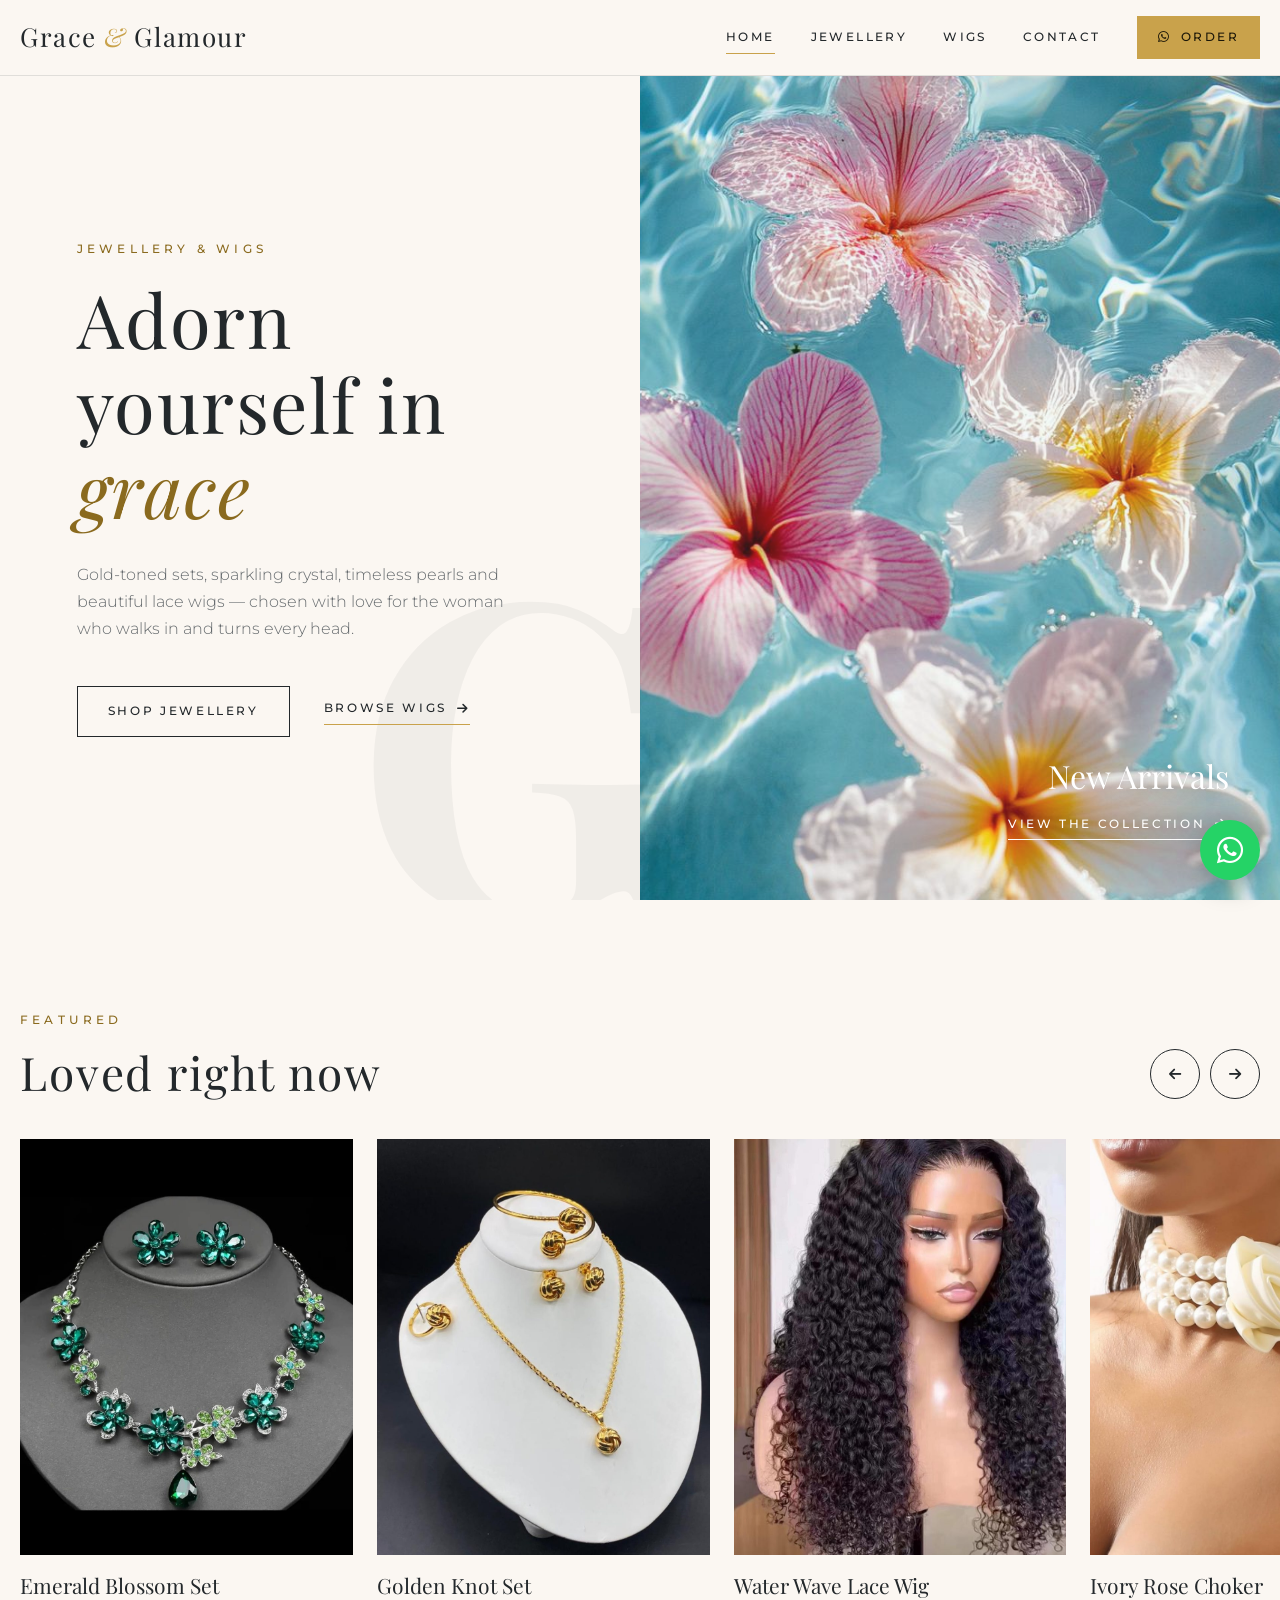
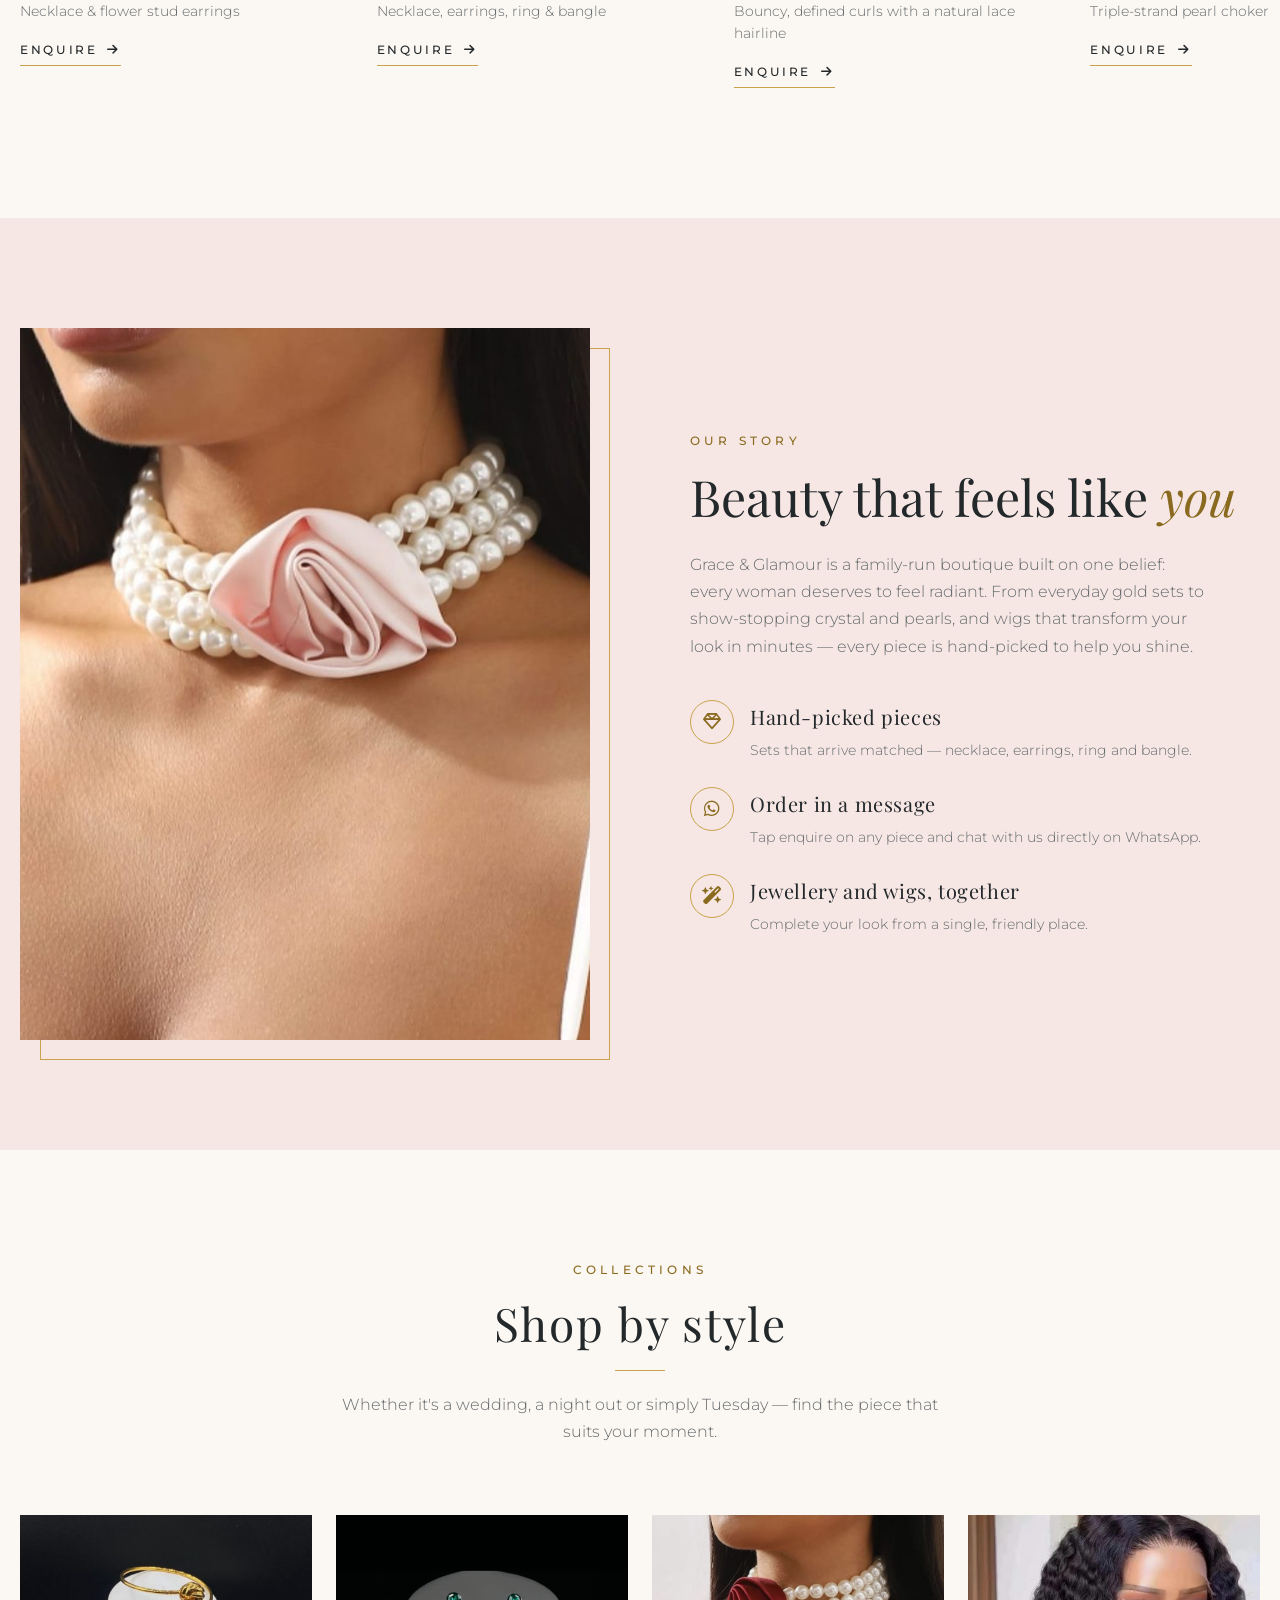
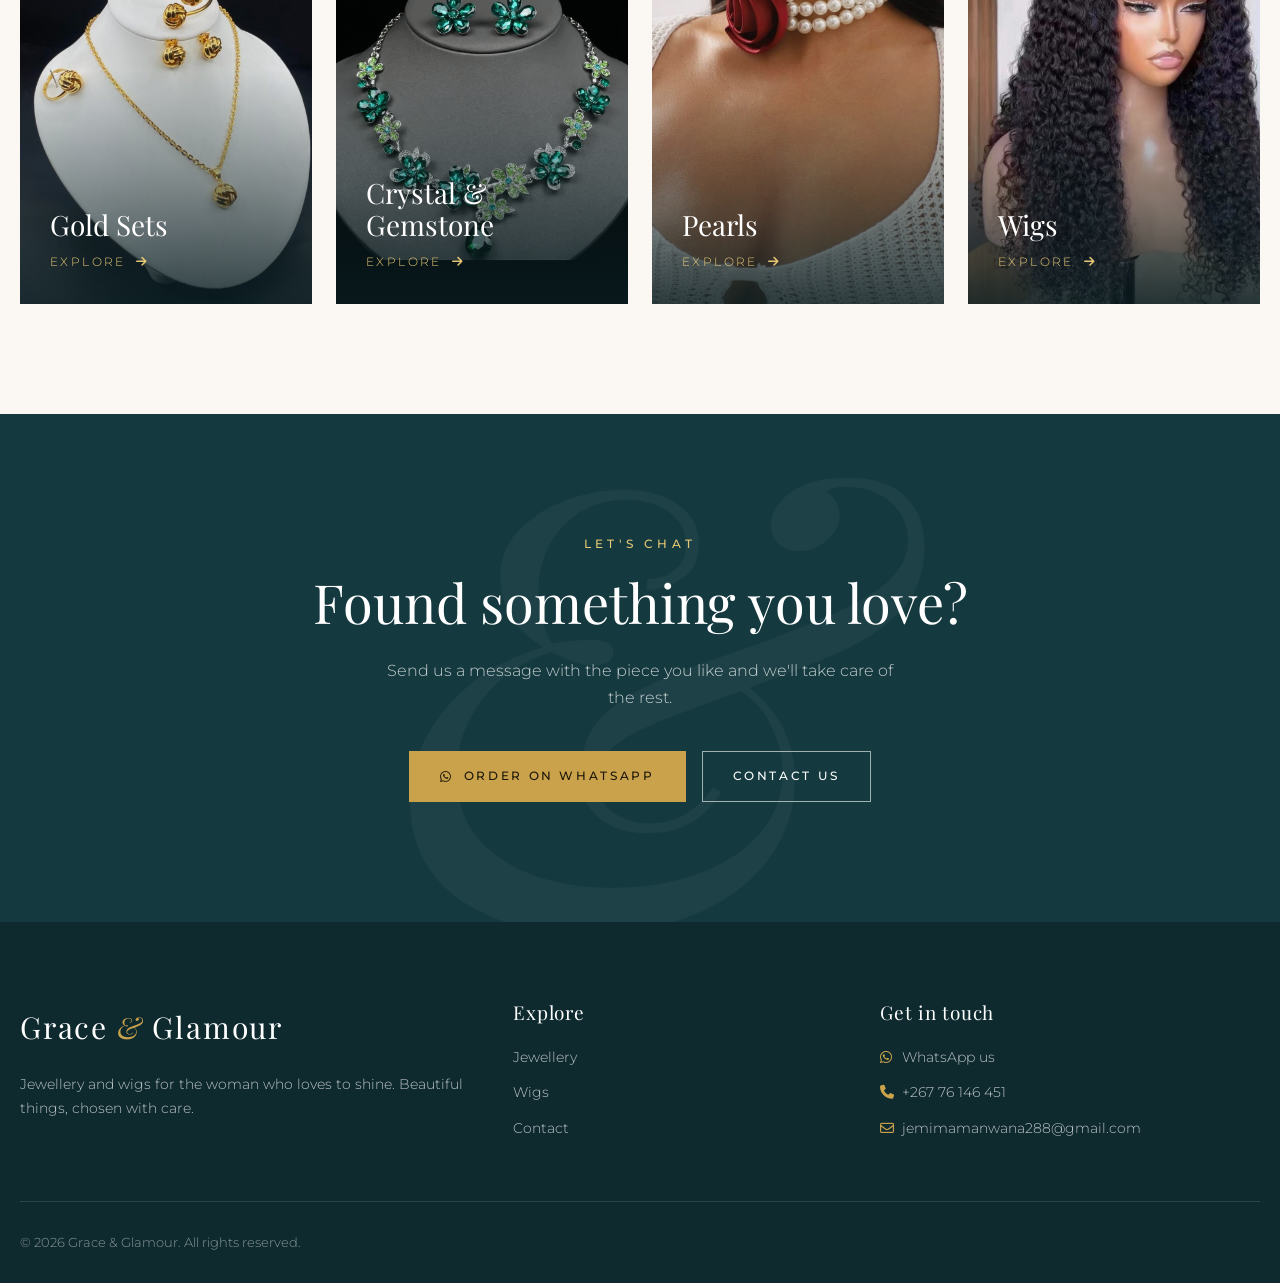
<file: index.html>
<!DOCTYPE html>
<html lang="en">
<head>
    <meta charset="UTF-8">
    <meta name="viewport" content="width=device-width, initial-scale=1.0">
    <title>Grace &amp; Glamour | Jewellery &amp; Wigs</title>
    <meta name="description" content="Grace & Glamour — beautiful gold jewellery sets, crystal statement pieces, pearl chokers and lace wigs. Order easily on WhatsApp.">
    <link rel="preconnect" href="https://fonts.googleapis.com">
    <link rel="preconnect" href="https://fonts.gstatic.com" crossorigin>
    <link href="https://fonts.googleapis.com/css2?family=Playfair+Display:ital,wght@0,400;0,500;0,700;1,400&family=Montserrat:wght@300;400;500&display=swap" rel="stylesheet">
    <link rel="stylesheet" href="https://cdnjs.cloudflare.com/ajax/libs/font-awesome/6.4.0/css/all.min.css">
    <link rel="stylesheet" href="style.css">
    <script>
        document.documentElement.classList.add('js');
        try { if (sessionStorage.getItem('gg-seen')) document.documentElement.classList.add('seen'); } catch (e) {}
    </script>
</head>
<body>
    <div class="preloader" aria-hidden="true">
        <div class="preloader-logo">Grace <span>&amp;</span> Glamour</div>
        <div class="preloader-bar"></div>
    </div>

    <header class="site-header">
        <div class="wrap">
            <a href="index.html" class="logo" aria-label="Grace &amp; Glamour home">Grace <span>&amp;</span> Glamour</a>
            <nav class="nav" aria-label="Main">
                <a href="index.html" aria-current="page">Home</a>
                <a href="jewellery.html">Jewellery</a>
                <a href="wigs.html">Wigs</a>
                <a href="contact.html">Contact</a>
                <a href="#" class="btn btn-gold" data-wa="Hi Grace & Glamour! I'd like to place an order."><i class="fa-brands fa-whatsapp"></i> Order</a>
            </nav>
            <button class="menu-btn" type="button" aria-expanded="false" aria-controls="overlay-nav">
                <span class="menu-lines" aria-hidden="true"><i></i><i></i></span>
                <span class="menu-label">Menu</span>
            </button>
        </div>
    </header>
    <nav class="overlay-nav" id="overlay-nav" aria-label="Mobile">
        <a href="index.html" aria-current="page">Home</a>
        <a href="jewellery.html">Jewellery</a>
        <a href="wigs.html">Wigs</a>
        <a href="contact.html">Contact</a>
        <a href="#" class="btn btn-gold" data-wa="Hi Grace & Glamour! I'd like to place an order."><i class="fa-brands fa-whatsapp"></i> Order on WhatsApp</a>
    </nav>

    <main>
        <section class="hero">
            <div class="hero-text">
                <span class="hero-letter" aria-hidden="true">G</span>
                <span class="eyebrow">Jewellery &amp; Wigs</span>
                <h1>Adorn yourself in <em>grace</em></h1>
                <p>Gold-toned sets, sparkling crystal, timeless pearls and beautiful lace wigs — chosen with love for the woman who walks in and turns every head.</p>
                <div class="hero-actions">
                    <a href="jewellery.html" class="btn">Shop Jewellery</a>
                    <a href="wigs.html" class="text-link">Browse Wigs <i class="fa-solid fa-arrow-right"></i></a>
                </div>
            </div>
            <div class="hero-media">
                <img src="flowersInWater.jpg" alt="Pink and cream frangipani flowers floating on turquoise water">
                <div class="hero-tag">
                    <h2>New Arrivals</h2>
                    <a href="jewellery.html" class="text-link">View the collection <i class="fa-solid fa-arrow-right"></i></a>
                </div>
            </div>
        </section>

        <section class="section">
            <div class="wrap rail-head reveal">
                <div>
                    <span class="eyebrow">Featured</span>
                    <h2>Loved right now</h2>
                </div>
                <div class="rail-arrows">
                    <button type="button" data-rail-prev aria-label="Previous pieces"><i class="fa-solid fa-arrow-left"></i></button>
                    <button type="button" data-rail-next aria-label="Next pieces"><i class="fa-solid fa-arrow-right"></i></button>
                </div>
            </div>
            <div class="rail reveal" data-rail="emerald-blossom-set,golden-knot-set,water-wave-lace-wig,ivory-rose-choker,emerald-drop-set,silky-straight-lace-wig,sparkle-oval-set"></div>
        </section>

        <section class="section story">
            <div class="wrap story-grid">
                <div class="story-img reveal">
                    <img src="images/jewellery/blush-rose-choker.jpg" alt="Woman wearing a triple-strand pearl choker with a blush satin rose" loading="lazy">
                </div>
                <div class="reveal">
                    <span class="eyebrow">Our Story</span>
                    <h2>Beauty that feels like <em>you</em></h2>
                    <p>Grace &amp; Glamour is a family-run boutique built on one belief: every woman deserves to feel radiant. From everyday gold sets to show-stopping crystal and pearls, and wigs that transform your look in minutes — every piece is hand-picked to help you shine.</p>
                    <ul class="points">
                        <li><i class="fa-regular fa-gem"></i><div><strong>Hand-picked pieces</strong><span>Sets that arrive matched — necklace, earrings, ring and bangle.</span></div></li>
                        <li><i class="fa-brands fa-whatsapp"></i><div><strong>Order in a message</strong><span>Tap enquire on any piece and chat with us directly on WhatsApp.</span></div></li>
                        <li><i class="fa-solid fa-wand-magic-sparkles"></i><div><strong>Jewellery and wigs, together</strong><span>Complete your look from a single, friendly place.</span></div></li>
                    </ul>
                </div>
            </div>
        </section>

        <section class="section">
            <div class="wrap">
                <div class="section-head reveal">
                    <span class="eyebrow">Collections</span>
                    <h2>Shop by style</h2>
                    <p>Whether it's a wedding, a night out or simply Tuesday — find the piece that suits your moment.</p>
                </div>
                <div class="tiles">
                    <a class="tile reveal" href="jewellery.html#gold">
                        <img src="images/jewellery/golden-knot-set.jpg" alt="" loading="lazy">
                        <div class="tile-info"><h3>Gold Sets</h3><span>Explore <i class="fa-solid fa-arrow-right"></i></span></div>
                    </a>
                    <a class="tile reveal" href="jewellery.html#crystal">
                        <img src="images/jewellery/emerald-blossom-set.jpg" alt="" loading="lazy">
                        <div class="tile-info"><h3>Crystal &amp; Gemstone</h3><span>Explore <i class="fa-solid fa-arrow-right"></i></span></div>
                    </a>
                    <a class="tile reveal" href="jewellery.html#pearl">
                        <img src="images/jewellery/burgundy-rose-choker.jpg" alt="" loading="lazy">
                        <div class="tile-info"><h3>Pearls</h3><span>Explore <i class="fa-solid fa-arrow-right"></i></span></div>
                    </a>
                    <a class="tile reveal" href="wigs.html">
                        <img src="images/wigs/water-wave-lace-wig.jpg" alt="" loading="lazy">
                        <div class="tile-info"><h3>Wigs</h3><span>Explore <i class="fa-solid fa-arrow-right"></i></span></div>
                    </a>
                </div>
            </div>
        </section>

        <section class="cta">
            <div class="wrap reveal">
                <span class="eyebrow">Let's Chat</span>
                <h2>Found something you love?</h2>
                <p>Send us a message with the piece you like and we'll take care of the rest.</p>
                <div class="cta-actions">
                    <a href="#" class="btn btn-gold" data-wa="Hi Grace & Glamour! I'd like to place an order."><i class="fa-brands fa-whatsapp"></i> Order on WhatsApp</a>
                    <a href="contact.html" class="btn btn-light">Contact Us</a>
                </div>
            </div>
        </section>
    </main>

    <footer class="site-footer">
        <div class="wrap">
            <div class="footer-grid">
                <div>
                    <a href="index.html" class="logo">Grace <span>&amp;</span> Glamour</a>
                    <p>Jewellery and wigs for the woman who loves to shine. Beautiful things, chosen with care.</p>
                </div>
                <div>
                    <h3>Explore</h3>
                    <ul>
                        <li><a href="jewellery.html">Jewellery</a></li>
                        <li><a href="wigs.html">Wigs</a></li>
                        <li><a href="contact.html">Contact</a></li>
                    </ul>
                </div>
                <div>
                    <h3>Get in touch</h3>
                    <address>
                        <span><i class="fa-brands fa-whatsapp"></i><a href="#" data-wa="Hi Grace & Glamour!">WhatsApp us</a></span>
                        <span><i class="fa-solid fa-phone"></i><a href="tel:+26776146451">+267 76 146 451</a></span>
                        <span><i class="fa-regular fa-envelope"></i><a href="mailto:jemimamanwana288@gmail.com">jemimamanwana288@gmail.com</a></span>
                    </address>
                </div>
            </div>
            <div class="footer-bottom">
                <span>© <span data-year>2026</span> Grace &amp; Glamour. All rights reserved.</span>
            </div>
        </div>
    </footer>

    <a class="wa-float" href="#" data-wa="Hi Grace & Glamour! I'd like to place an order." aria-label="Chat on WhatsApp"><i class="fa-brands fa-whatsapp"></i></a>

    <script src="products.js"></script>
    <script src="main.js"></script>
</body>
</html>
</file>
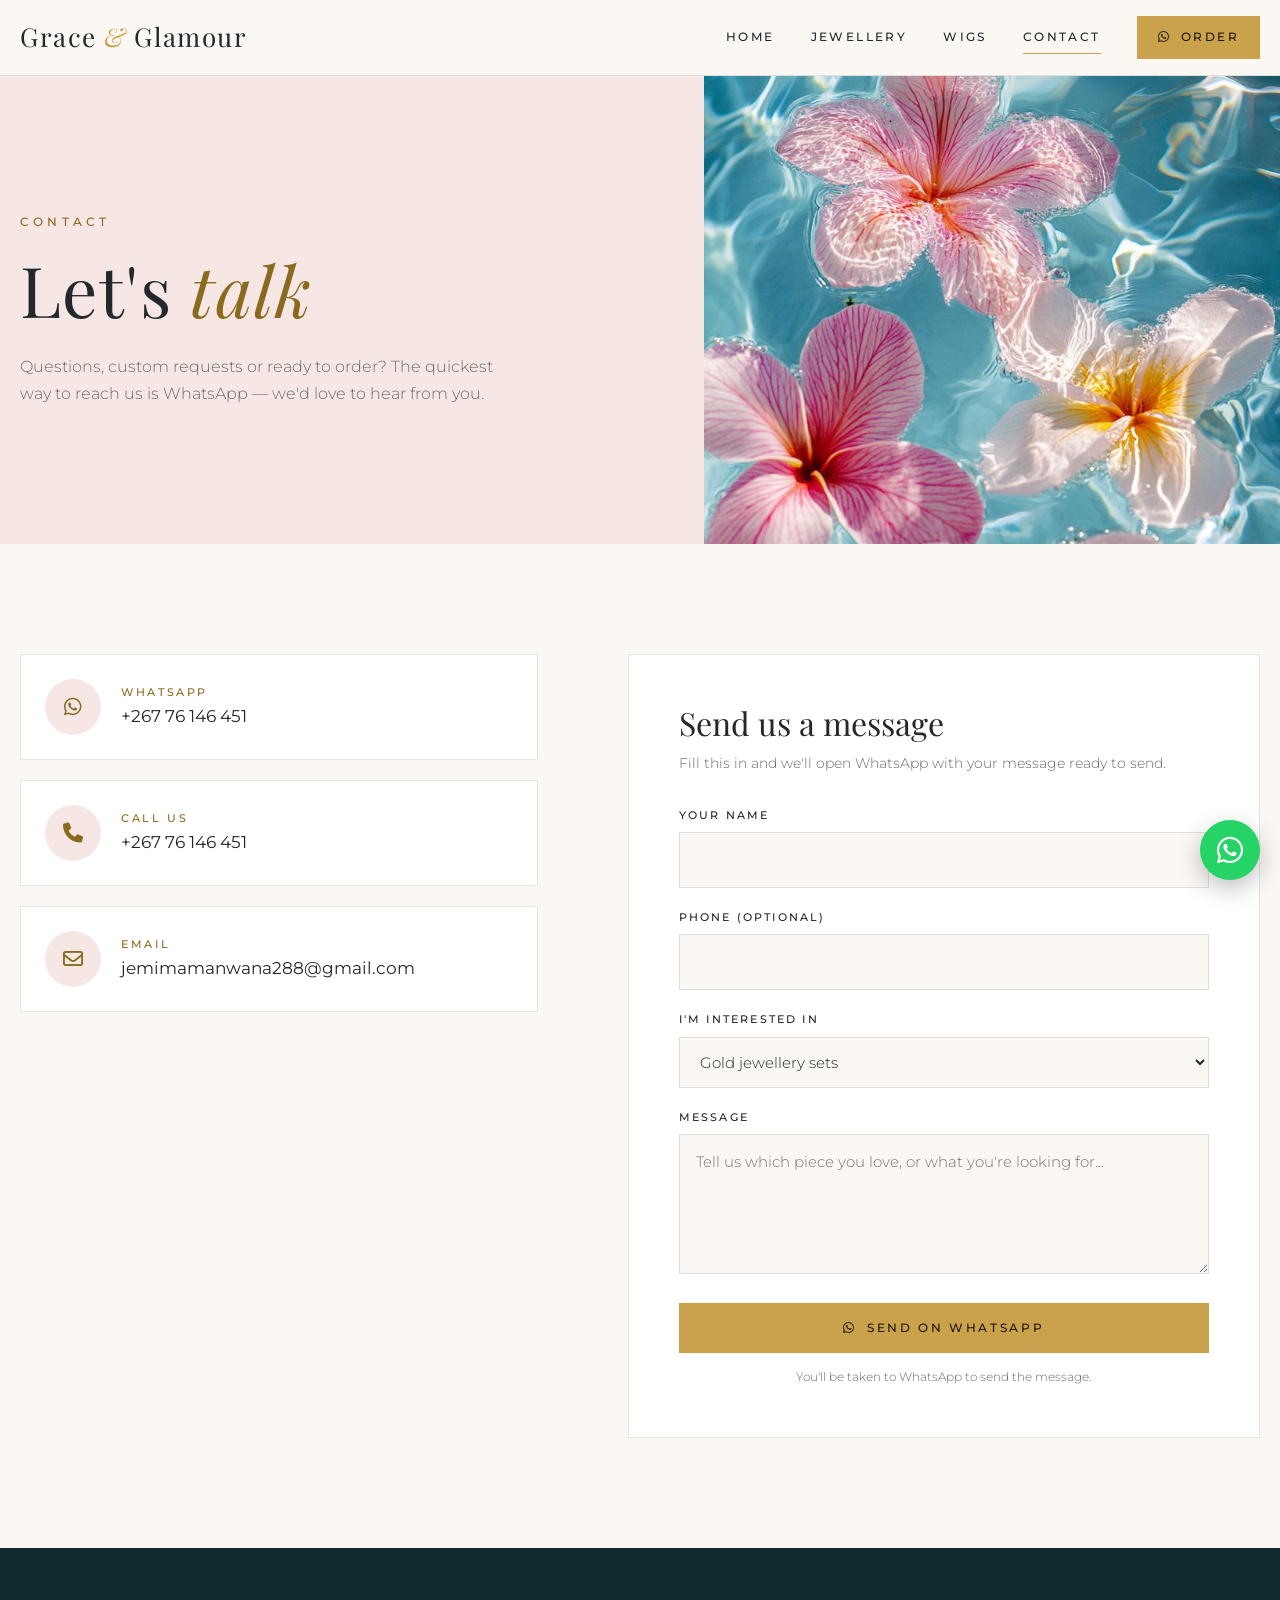
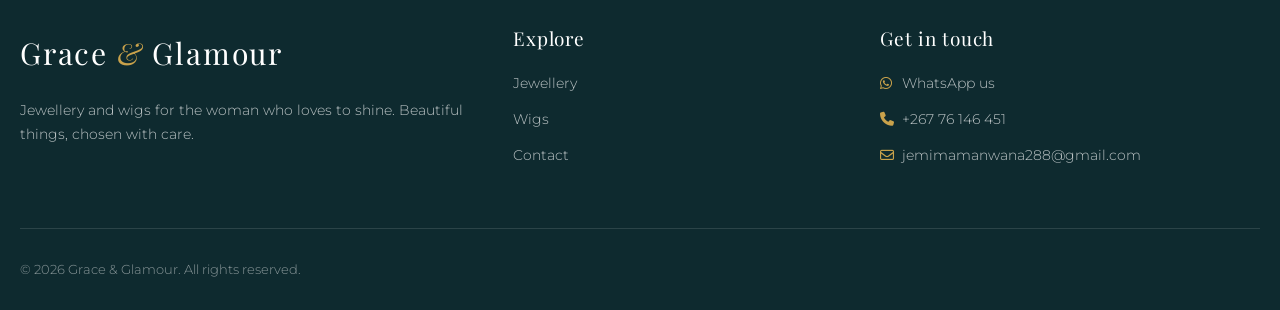
<file: contact.html>
<!DOCTYPE html>
<html lang="en">
<head>
    <meta charset="UTF-8">
    <meta name="viewport" content="width=device-width, initial-scale=1.0">
    <title>Contact | Grace &amp; Glamour</title>
    <meta name="description" content="Contact Grace &amp; Glamour on WhatsApp, phone or email.">
    <link rel="preconnect" href="https://fonts.googleapis.com">
    <link rel="preconnect" href="https://fonts.gstatic.com" crossorigin>
    <link href="https://fonts.googleapis.com/css2?family=Playfair+Display:ital,wght@0,400;0,500;0,700;1,400&family=Montserrat:wght@300;400;500&display=swap" rel="stylesheet">
    <link rel="stylesheet" href="https://cdnjs.cloudflare.com/ajax/libs/font-awesome/6.4.0/css/all.min.css">
    <link rel="stylesheet" href="style.css">
    <script>
        document.documentElement.classList.add('js');
    </script>
</head>
<body>
    <header class="site-header">
        <div class="wrap">
            <a href="index.html" class="logo" aria-label="Grace &amp; Glamour home">Grace <span>&amp;</span> Glamour</a>
            <nav class="nav" aria-label="Main">
                <a href="index.html">Home</a>
                <a href="jewellery.html">Jewellery</a>
                <a href="wigs.html">Wigs</a>
                <a href="contact.html" aria-current="page">Contact</a>
                <a href="#" class="btn btn-gold" data-wa="Hi Grace & Glamour! I'd like to place an order."><i class="fa-brands fa-whatsapp"></i> Order</a>
            </nav>
            <button class="menu-btn" type="button" aria-expanded="false" aria-controls="overlay-nav">
                <span class="menu-lines" aria-hidden="true"><i></i><i></i></span>
                <span class="menu-label">Menu</span>
            </button>
        </div>
    </header>
    <nav class="overlay-nav" id="overlay-nav" aria-label="Mobile">
        <a href="index.html">Home</a>
        <a href="jewellery.html">Jewellery</a>
        <a href="wigs.html">Wigs</a>
        <a href="contact.html" aria-current="page">Contact</a>
        <a href="#" class="btn btn-gold" data-wa="Hi Grace & Glamour! I'd like to place an order."><i class="fa-brands fa-whatsapp"></i> Order on WhatsApp</a>
    </nav>

    <main>
        <section class="page-hero">
            <div class="page-hero-grid">
                <div class="page-hero-text">
                    <span class="eyebrow">Contact</span>
                    <h1>Let's <em>talk</em></h1>
                    <p>Questions, custom requests or ready to order? The quickest way to reach us is WhatsApp &mdash; we'd love to hear from you.</p>
                </div>
                <div class="page-hero-img"><img src="flowersInWater.jpg" alt="Frangipani flowers floating on turquoise water"></div>
            </div>
        </section>

        <section class="section">
            <div class="wrap contact-grid">
                <div class="contact-cards reveal">
                    <a class="contact-card" href="#" data-wa="Hi Grace & Glamour! I'd like to place an order.">
                        <i class="fa-brands fa-whatsapp"></i><div><small>WhatsApp</small><strong>+267 76 146 451</strong></div>
                    </a>
                    <a class="contact-card" href="tel:+26776146451">
                        <i class="fa-solid fa-phone"></i><div><small>Call us</small><strong>+267 76 146 451</strong></div>
                    </a>
                    <a class="contact-card" href="mailto:jemimamanwana288@gmail.com">
                        <i class="fa-regular fa-envelope"></i><div><small>Email</small><strong>jemimamanwana288@gmail.com</strong></div>
                    </a>
                </div>
                <form class="form reveal" data-wa-form>
                    <h2>Send us a message</h2>
                    <p>Fill this in and we'll open WhatsApp with your message ready to send.</p>
                    <div class="field"><label for="name">Your name</label><input id="name" name="name" type="text" required autocomplete="name"></div>
                    <div class="field"><label for="phone">Phone (optional)</label><input id="phone" name="phone" type="tel" autocomplete="tel"></div>
                    <div class="field">
                        <label for="interest">I'm interested in</label>
                        <select id="interest" name="interest" required>
                            <option value="Gold jewellery sets">Gold jewellery sets</option>
                            <option value="Crystal &amp; gemstone jewellery">Crystal &amp; gemstone jewellery</option>
                            <option value="Pearl jewellery">Pearl jewellery</option>
                            <option value="Wigs">Wigs</option>
                            <option value="Something else">Something else</option>
                        </select>
                    </div>
                    <div class="field"><label for="message">Message</label><textarea id="message" name="message" placeholder="Tell us which piece you love, or what you're looking for..."></textarea></div>
                    <button class="btn btn-gold" type="submit"><i class="fa-brands fa-whatsapp"></i> Send on WhatsApp</button>
                    <small>You'll be taken to WhatsApp to send the message.</small>
                </form>
            </div>
        </section>
    </main>

    <footer class="site-footer">
        <div class="wrap">
            <div class="footer-grid">
                <div>
                    <a href="index.html" class="logo">Grace <span>&amp;</span> Glamour</a>
                    <p>Jewellery and wigs for the woman who loves to shine. Beautiful things, chosen with care.</p>
                </div>
                <div>
                    <h3>Explore</h3>
                    <ul>
                        <li><a href="jewellery.html">Jewellery</a></li>
                        <li><a href="wigs.html">Wigs</a></li>
                        <li><a href="contact.html">Contact</a></li>
                    </ul>
                </div>
                <div>
                    <h3>Get in touch</h3>
                    <address>
                        <span><i class="fa-brands fa-whatsapp"></i><a href="#" data-wa="Hi Grace & Glamour!">WhatsApp us</a></span>
                        <span><i class="fa-solid fa-phone"></i><a href="tel:+26776146451">+267 76 146 451</a></span>
                        <span><i class="fa-regular fa-envelope"></i><a href="mailto:jemimamanwana288@gmail.com">jemimamanwana288@gmail.com</a></span>
                    </address>
                </div>
            </div>
            <div class="footer-bottom">
                <span>© <span data-year>2026</span> Grace &amp; Glamour. All rights reserved.</span>
            </div>
        </div>
    </footer>

    <a class="wa-float" href="#" data-wa="Hi Grace & Glamour! I'd like to place an order." aria-label="Chat on WhatsApp"><i class="fa-brands fa-whatsapp"></i></a>

    <script src="products.js"></script>
    <script src="main.js"></script>
</body>
</html>
</file>
<file: style.css>
/* Grace & Glamour — shared styles */
:root {
    --gold: #C9A24B;
    --gold-deep: #8A6A1E;
    --gold-light: #E6C875;
    --cream: #FBF7F2;
    --blush: #F6E7E4;
    --ink: #23282B;
    --muted: #666B6E;
    --line: rgba(35, 40, 43, 0.12);
    --teal: #14393F;
    --teal-soft: #1E5058;
    --header-h: 76px;
    --ease: cubic-bezier(0.25, 0.46, 0.45, 0.94);
    --serif: 'Playfair Display', Georgia, serif;
    --sans: 'Montserrat', system-ui, sans-serif;
}

*, *::before, *::after { margin: 0; padding: 0; box-sizing: border-box; }

html { scroll-behavior: smooth; scroll-padding-top: calc(var(--header-h) + 16px); }

body {
    font-family: var(--sans);
    font-size: 1.6rem;
    line-height: 1.7;
    font-weight: 300;
    color: var(--ink);
    background: var(--cream);
    overflow-x: hidden;
}
html { font-size: 62.5%; }
body.locked { overflow: hidden; }

img { display: block; max-width: 100%; }
a { color: inherit; text-decoration: none; }
button { font: inherit; color: inherit; cursor: pointer; }
:focus-visible { outline: 2px solid var(--gold-deep); outline-offset: 3px; }

.wrap { width: min(1240px, 100% - 4rem); margin-inline: auto; }
.gold { color: var(--gold); }
.eyebrow {
    display: block;
    font-size: 1.2rem;
    font-weight: 500;
    letter-spacing: 0.35em;
    text-transform: uppercase;
    color: var(--gold-deep);
    margin-bottom: 1.6rem;
}
h1, h2, h3 { font-family: var(--serif); font-weight: 400; line-height: 1.15; }
.section { padding: clamp(6rem, 10vw, 11rem) 0; }
.section-head { text-align: center; max-width: 62rem; margin: 0 auto clamp(4rem, 6vw, 7rem); }
.section-head h2 { font-size: clamp(3.2rem, 4.4vw, 4.6rem); letter-spacing: 0.04em; }
.section-head h2::after { content: ''; display: block; width: 5rem; height: 1px; background: var(--gold); margin: 2rem auto 0; }
.section-head p { margin-top: 2rem; color: var(--muted); }

/* Buttons & text links */
.btn {
    display: inline-flex; align-items: center; gap: 1rem;
    padding: 1.4rem 3rem;
    font-size: 1.2rem; font-weight: 500; letter-spacing: 0.22em; text-transform: uppercase;
    border: 1px solid var(--ink); background: transparent; color: var(--ink);
    transition: background 0.3s var(--ease), color 0.3s var(--ease), border-color 0.3s var(--ease);
}
.btn:hover { background: var(--ink); color: var(--cream); }
.btn-gold { background: var(--gold); border-color: var(--gold); color: #1b1608; }
.btn-gold:hover { background: var(--gold-light); border-color: var(--gold-light); color: #1b1608; }
.btn-light { border-color: rgba(255,255,255,0.6); color: #fff; }
.btn-light:hover { background: #fff; color: var(--teal); }
.btn-sm { padding: 1rem 1.8rem; letter-spacing: 0.18em; }

.text-link {
    display: inline-flex; align-items: center; gap: 1rem;
    font-size: 1.2rem; font-weight: 500; letter-spacing: 0.22em; text-transform: uppercase;
    padding-bottom: 0.5rem; border-bottom: 1px solid var(--gold);
    transition: color 0.3s, gap 0.3s var(--ease);
}
.text-link:hover { color: var(--gold-deep); gap: 1.6rem; }

/* Preloader (home only, first visit per session; hides itself with CSS alone) */
.preloader {
    position: fixed; inset: 0; z-index: 9999;
    display: flex; flex-direction: column; align-items: center; justify-content: center; gap: 3rem;
    background: var(--cream);
    animation: preHide 0.6s ease 1.7s forwards;
}
.seen .preloader { display: none; }
.preloader-logo { font-family: var(--serif); font-size: clamp(3.6rem, 8vw, 6.4rem); letter-spacing: 0.08em; opacity: 0; animation: fadeUp 0.9s ease 0.2s forwards; }
.preloader-logo span { color: var(--gold); }
.preloader-bar { width: min(260px, 60vw); height: 2px; background: var(--line); position: relative; overflow: hidden; }
.preloader-bar::after { content: ''; position: absolute; inset: 0; width: 0; background: var(--gold); animation: load 1.5s cubic-bezier(0.65, 0, 0.35, 1) forwards; }
@keyframes load { to { width: 100%; } }
@keyframes preHide { to { opacity: 0; visibility: hidden; } }
@keyframes fadeUp { from { opacity: 0; transform: translateY(16px); } to { opacity: 1; transform: none; } }

/* Header */
.site-header {
    position: sticky; top: 0; z-index: 300;
    height: var(--header-h);
    background: rgba(251, 247, 242, 0.94);
    backdrop-filter: blur(10px);
    border-bottom: 1px solid var(--line);
    transition: box-shadow 0.3s;
}
.site-header.scrolled { box-shadow: 0 6px 24px rgba(0,0,0,0.06); }
.site-header .wrap { height: 100%; display: flex; align-items: center; justify-content: space-between; gap: 2rem; }
.logo { font-family: var(--serif); font-size: 2.6rem; letter-spacing: 0.06em; white-space: nowrap; }
.logo span { color: var(--gold); font-style: italic; }
.nav { display: none; align-items: center; gap: 3.6rem; }
.nav a { font-size: 1.2rem; font-weight: 500; letter-spacing: 0.2em; text-transform: uppercase; position: relative; padding: 0.6rem 0; }
.nav a:not(.btn)::after { content: ''; position: absolute; left: 0; bottom: 0; width: 0; height: 1px; background: var(--gold); transition: width 0.3s var(--ease); }
.nav a:not(.btn):hover::after, .nav a[aria-current="page"]::after { width: 100%; }
.nav .btn { padding: 1rem 2rem; }

.menu-btn { display: inline-flex; align-items: center; gap: 1.2rem; background: none; border: 0; padding: 1rem 0; font-size: 1.2rem; font-weight: 500; letter-spacing: 0.2em; text-transform: uppercase; }
.menu-lines { width: 26px; height: 10px; position: relative; }
.menu-lines i { position: absolute; left: 0; width: 100%; height: 1px; background: var(--ink); transition: transform 0.3s var(--ease), top 0.3s var(--ease); }
.menu-lines i:nth-child(1) { top: 0; }
.menu-lines i:nth-child(2) { top: 9px; }
.menu-open .menu-lines i:nth-child(1) { top: 4px; transform: rotate(45deg); }
.menu-open .menu-lines i:nth-child(2) { top: 4px; transform: rotate(-45deg); }

.overlay-nav {
    position: fixed; inset: var(--header-h) 0 0 0; z-index: 250;
    display: flex; flex-direction: column; align-items: center; justify-content: center; gap: 0.6rem;
    background: var(--cream);
    opacity: 0; visibility: hidden; transition: opacity 0.4s var(--ease), visibility 0.4s;
}
.menu-open .overlay-nav { opacity: 1; visibility: visible; }
.overlay-nav a { font-family: var(--serif); font-size: clamp(3.6rem, 9vw, 5.6rem); padding: 0.8rem 2rem; transition: color 0.3s, transform 0.5s var(--ease), opacity 0.5s; opacity: 0; transform: translateY(16px); }
.menu-open .overlay-nav a { opacity: 1; transform: none; }
.menu-open .overlay-nav a:nth-child(2) { transition-delay: 0.06s; }
.menu-open .overlay-nav a:nth-child(3) { transition-delay: 0.12s; }
.menu-open .overlay-nav a:nth-child(4) { transition-delay: 0.18s; }
.overlay-nav a:hover, .overlay-nav a[aria-current="page"] { color: var(--gold-deep); }
.overlay-nav .btn { font-family: var(--sans); font-size: 1.3rem; margin-top: 2.4rem; }

@media (min-width: 960px) {
    .nav { display: flex; }
    .menu-btn, .overlay-nav { display: none; }
}

/* Home hero */
.hero {
    display: grid; grid-template-columns: 1fr 1fr;
    min-height: clamp(560px, calc(100svh - var(--header-h)), 980px);
    overflow: hidden;
}
.hero-text {
    position: relative; display: flex; flex-direction: column; justify-content: center;
    padding: clamp(4rem, 8vw, 12rem) clamp(2rem, 6vw, 10rem);
}
.hero-text > * { position: relative; z-index: 2; }
.hero-letter {
    position: absolute !important; z-index: 1 !important;
    font-family: var(--serif); font-weight: 700; line-height: 0.8;
    font-size: clamp(22rem, 34vw, 44rem); color: var(--ink); opacity: 0.045;
    right: -0.08em; bottom: -0.02em; pointer-events: none; user-select: none;
}
.hero h1 { font-size: clamp(4.4rem, 6vw, 7.4rem); letter-spacing: 0.02em; margin-bottom: 3rem; }
.hero h1 em { font-style: italic; color: var(--gold-deep); }
.hero p { max-width: 46rem; color: var(--muted); margin-bottom: 4.4rem; }
.hero-actions { display: flex; flex-wrap: wrap; align-items: center; gap: 2.4rem 3.4rem; }

.hero-media { position: relative; overflow: hidden; background: #8fd0d6; }
.hero-media img { position: absolute; inset: 0; width: 100%; height: 100%; object-fit: cover; object-position: center; opacity: 0.9; transform: scale(1.04); animation: drift 14s ease-in-out infinite alternate; }
@keyframes drift { to { transform: scale(1.12) translate(-1.5%, -1%); } }
.hero-tag {
    position: absolute; z-index: 3; right: clamp(2rem, 4vw, 6rem); bottom: clamp(2.4rem, 5vw, 6rem);
    text-align: right; color: #fff; text-shadow: 0 2px 18px rgba(0,0,0,0.35);
}
.hero-tag h2 { font-size: clamp(2.4rem, 2.6vw, 3.2rem); margin-bottom: 1.4rem; }
.hero-tag .text-link { border-color: #fff; }
.hero-tag .text-link:hover { color: #fff; }

@media (max-width: 900px) {
    .hero { grid-template-columns: 1fr; }
    .hero-media { order: -1; height: 46svh; min-height: 300px; }
        .hero-text { padding-block: 5rem 6rem; }
    .hero-letter { font-size: 26rem; }
}

/* Featured rail */
.rail-head { display: flex; align-items: flex-end; justify-content: space-between; gap: 2rem; margin-bottom: 4rem; }
.rail-head h2 { font-size: clamp(3.2rem, 4.4vw, 4.6rem); letter-spacing: 0.04em; }
.rail-arrows { display: flex; gap: 1rem; }
.rail-arrows button { width: 5rem; height: 5rem; border-radius: 50%; border: 1px solid var(--ink); background: transparent; display: grid; place-items: center; font-size: 1.4rem; transition: background 0.3s, color 0.3s; }
.rail-arrows button:hover { background: var(--ink); color: var(--cream); }
.rail {
    display: flex; gap: 2.4rem; overflow-x: auto; scroll-snap-type: x mandatory;
    padding: 0 max(2rem, calc((100vw - 1240px) / 2)) 2rem; scrollbar-width: none;
    scroll-padding-inline: max(2rem, calc((100vw - 1240px) / 2));
}
.rail::-webkit-scrollbar { display: none; }
.card { flex: 0 0 clamp(240px, 26vw, 340px); scroll-snap-align: start; }
.card-img { aspect-ratio: 4 / 5; overflow: hidden; background: var(--blush); position: relative; }
.card-img img { width: 100%; height: 100%; object-fit: cover; transition: transform 0.9s var(--ease); }
.card:hover .card-img img { transform: scale(1.05); }
.card h3 { font-size: 2.1rem; margin: 1.8rem 0 0.4rem; }
.card p { font-size: 1.35rem; color: var(--muted); margin-bottom: 1.2rem; line-height: 1.6; }

/* Story */
.story { background: var(--blush); }
.story-grid { display: grid; grid-template-columns: 1fr 1fr; gap: clamp(4rem, 8vw, 10rem); align-items: center; }
.story-img { position: relative; isolation: isolate; }
.story-img img { width: 100%; aspect-ratio: 4 / 5; object-fit: cover; }
.story-img::after { content: ''; position: absolute; inset: 2rem -2rem -2rem 2rem; border: 1px solid var(--gold); z-index: -1; }
.story h2 { font-size: clamp(3.4rem, 4.6vw, 5rem); margin-bottom: 2.6rem; }
.story h2 em { color: var(--gold-deep); }
.story p { color: var(--muted); max-width: 52rem; }
.points { list-style: none; margin-top: 4rem; display: grid; gap: 2.4rem; }
.points li { display: grid; grid-template-columns: 4.4rem 1fr; gap: 1.6rem; align-items: start; }
.points i { font-size: 1.8rem; color: var(--gold-deep); width: 4.4rem; height: 4.4rem; display: grid; place-items: center; border: 1px solid var(--gold); border-radius: 50%; }
.points strong { display: block; font-family: var(--serif); font-weight: 400; font-size: 2rem; letter-spacing: 0.03em; margin-bottom: 0.2rem; }
.points span { font-size: 1.4rem; color: var(--muted); }
@media (max-width: 900px) { .story-grid { grid-template-columns: 1fr; } .story-img::after { inset: 1.4rem -1rem -1.4rem 1rem; } }

/* Collection tiles */
.tiles { display: grid; grid-template-columns: repeat(auto-fit, minmax(240px, 1fr)); gap: 2.4rem; }
.tile { position: relative; aspect-ratio: 3 / 4; overflow: hidden; display: block; color: #fff; background: var(--teal); }
.tile img { position: absolute; inset: 0; width: 100%; height: 100%; object-fit: cover; transition: transform 1s var(--ease); }
.tile::after { content: ''; position: absolute; inset: 0; background: linear-gradient(to top, rgba(10, 30, 34, 0.82) 0%, rgba(10, 30, 34, 0.05) 60%); }
.tile:hover img { transform: scale(1.06); }
.tile-info { position: absolute; z-index: 2; left: 0; right: 0; bottom: 0; padding: 3rem; }
.tile-info h3 { font-size: 2.8rem; margin-bottom: 0.6rem; }
.tile-info span { font-size: 1.2rem; letter-spacing: 0.2em; text-transform: uppercase; display: inline-flex; gap: 1rem; align-items: center; color: var(--gold-light); transition: gap 0.3s var(--ease); }
.tile:hover .tile-info span { gap: 1.6rem; }

/* CTA band */
.cta { background: var(--teal); color: #fff; text-align: center; padding: clamp(7rem, 11vw, 12rem) 0; position: relative; overflow: hidden; }
.cta::before { content: '&'; position: absolute; left: 50%; top: 50%; transform: translate(-50%, -50%); font-family: var(--serif); font-style: italic; font-size: clamp(30rem, 50vw, 62rem); line-height: 1; color: rgba(255,255,255,0.04); pointer-events: none; }
.cta .wrap { position: relative; }
.cta .eyebrow { color: var(--gold-light); }
.cta h2 { font-size: clamp(3.4rem, 5vw, 5.4rem); margin-bottom: 2.4rem; }
.cta p { color: rgba(255,255,255,0.75); max-width: 52rem; margin: 0 auto 4rem; }
.cta-actions { display: flex; flex-wrap: wrap; gap: 1.6rem; justify-content: center; }

/* Footer */
.site-footer { background: #0E2A2F; color: rgba(255,255,255,0.72); padding: 8rem 0 3rem; font-size: 1.4rem; }
.footer-grid { display: grid; grid-template-columns: 1.4fr 1fr 1.2fr; gap: 5rem; padding-bottom: 6rem; border-bottom: 1px solid rgba(255,255,255,0.12); }
.site-footer .logo { color: #fff; font-size: 3rem; display: inline-block; margin-bottom: 2rem; }
.site-footer h3 { font-size: 1.9rem; color: #fff; margin-bottom: 2.2rem; letter-spacing: 0.04em; }
.site-footer ul { list-style: none; display: grid; gap: 1.2rem; }
.site-footer a { transition: color 0.3s; }
.site-footer a:hover { color: var(--gold-light); }
.site-footer address { font-style: normal; display: grid; gap: 1.2rem; }
.site-footer address i { color: var(--gold); width: 2.2rem; }
.footer-bottom { padding-top: 3rem; display: flex; flex-wrap: wrap; justify-content: space-between; gap: 1rem 3rem; font-size: 1.25rem; opacity: 0.7; }
@media (max-width: 800px) { .footer-grid { grid-template-columns: 1fr; gap: 4rem; } }

/* Inner page hero */
.page-hero { background: var(--blush); overflow: hidden; }
.page-hero-grid { display: grid; grid-template-columns: 1.1fr 0.9fr; min-height: clamp(380px, 52vh, 560px); }
.page-hero-text { display: flex; flex-direction: column; justify-content: center; padding: 6rem clamp(2rem, 6vw, 8rem) 6rem max(2rem, calc((100vw - 1240px) / 2)); }
.page-hero h1 { font-size: clamp(4.2rem, 6vw, 7rem); letter-spacing: 0.02em; margin-bottom: 2.4rem; }
.page-hero h1 em { color: var(--gold-deep); }
.page-hero p { color: var(--muted); max-width: 48rem; }
.page-hero-img { position: relative; min-height: 300px; }
.page-hero-img img { position: absolute; inset: 0; width: 100%; height: 100%; object-fit: cover; object-position: center 30%; }
@media (max-width: 800px) {
    .page-hero-grid { grid-template-columns: 1fr; }
    .page-hero-img { order: -1; height: 38svh; }
    .page-hero-text { padding: 4rem 2rem 5rem; }
}

/* Shop: filters + gallery */
.filters { display: flex; flex-wrap: wrap; justify-content: center; gap: 1rem; margin-bottom: 1.6rem; }
.filters button { background: transparent; border: 1px solid var(--line); padding: 1.1rem 2.4rem; font-size: 1.2rem; font-weight: 500; letter-spacing: 0.18em; text-transform: uppercase; transition: all 0.3s var(--ease); }
.filters button:hover { border-color: var(--gold); }
.filters button[aria-pressed="true"] { background: var(--ink); border-color: var(--ink); color: var(--cream); }
.count { text-align: center; font-size: 1.3rem; color: var(--muted); margin-bottom: 5rem; }

.gallery { columns: 3 280px; column-gap: 2.4rem; }
.gallery[data-cols="2"] { columns: 2 300px; max-width: 980px; margin-inline: auto; }
.item { break-inside: avoid; margin-bottom: 3.4rem; display: inline-block; width: 100%; }
.item[hidden] { display: none; }
.item-img { display: block; width: 100%; border: 0; padding: 0; background: var(--blush); overflow: hidden; position: relative; cursor: zoom-in; }
.item-img img { width: 100%; height: auto; transition: transform 0.9s var(--ease); }
.item-img:hover img { transform: scale(1.04); }
.item-img::after { content: '\f00e'; font-family: 'Font Awesome 6 Free'; font-weight: 900; position: absolute; right: 1.4rem; top: 1.4rem; width: 4rem; height: 4rem; display: grid; place-items: center; border-radius: 50%; background: rgba(251,247,242,0.92); color: var(--ink); font-size: 1.4rem; opacity: 0; transform: scale(0.8); transition: all 0.3s var(--ease); }
.item-img:hover::after, .item-img:focus-visible::after { opacity: 1; transform: none; }
.item h3 { font-size: 2.2rem; margin: 1.8rem 0 0.4rem; }
.item p { font-size: 1.35rem; color: var(--muted); margin-bottom: 1.2rem; line-height: 1.6; }
.item .cat { font-size: 1.1rem; letter-spacing: 0.24em; text-transform: uppercase; color: var(--gold-deep); font-weight: 500; }

/* Lightbox */
.lightbox { border: 0; padding: 0; background: transparent; max-width: 100vw; max-height: 100vh; width: 100vw; height: 100vh; }
.lightbox::backdrop { background: rgba(12, 22, 25, 0.92); }
.lb-inner { width: 100%; height: 100%; display: grid; grid-template-rows: 1fr auto; place-items: center; padding: 2rem; gap: 1.6rem; }
.lb-inner img { max-width: min(92vw, 900px); max-height: calc(100vh - 16rem); width: auto; height: auto; object-fit: contain; }
.lb-cap { text-align: center; color: #fff; }
.lb-cap h3 { font-size: 2.6rem; margin-bottom: 0.4rem; }
.lb-cap p { color: rgba(255,255,255,0.7); font-size: 1.4rem; margin-bottom: 1.6rem; }
.lb-btn { position: fixed; z-index: 2; width: 5rem; height: 5rem; border-radius: 50%; border: 1px solid rgba(255,255,255,0.4); background: rgba(0,0,0,0.3); color: #fff; display: grid; place-items: center; font-size: 1.6rem; transition: background 0.3s, border-color 0.3s; }
.lb-btn:hover { background: var(--gold); border-color: var(--gold); color: #1b1608; }
.lb-close { top: 2rem; right: 2rem; }
.lb-prev { left: 2rem; top: 50%; transform: translateY(-50%); }
.lb-next { right: 2rem; top: 50%; transform: translateY(-50%); }
@media (max-width: 700px) { .lb-prev { left: 0.8rem; top: auto; bottom: 2rem; transform: none; } .lb-next { right: 0.8rem; top: auto; bottom: 2rem; transform: none; } .lb-inner img { max-height: calc(100vh - 22rem); } }

/* How to order */
.steps { display: grid; grid-template-columns: repeat(auto-fit, minmax(240px, 1fr)); gap: 3rem; counter-reset: s; }
.step { padding: 4rem 3.2rem; border: 1px solid var(--line); background: #fff; transition: border-color 0.3s; }
.step:hover { border-color: var(--gold); }
.step::before { counter-increment: s; content: '0' counter(s); font-family: var(--serif); font-size: 3.4rem; color: var(--gold); display: block; margin-bottom: 1.6rem; }
.step h3 { font-size: 2.2rem; margin-bottom: 1rem; }
.step p { font-size: 1.4rem; color: var(--muted); }

/* Contact */
.contact-grid { display: grid; grid-template-columns: 0.9fr 1.1fr; gap: clamp(4rem, 8vw, 9rem); align-items: start; }
.contact-cards { display: grid; gap: 2rem; }
.contact-card { display: grid; grid-template-columns: 5.6rem 1fr; gap: 2rem; align-items: center; padding: 2.4rem; border: 1px solid var(--line); background: #fff; transition: border-color 0.3s, transform 0.4s var(--ease); }
a.contact-card:hover { border-color: var(--gold); transform: translateX(6px); }
.contact-card i { width: 5.6rem; height: 5.6rem; display: grid; place-items: center; border-radius: 50%; background: var(--blush); color: var(--gold-deep); font-size: 2rem; }
.contact-card small { display: block; font-size: 1.1rem; letter-spacing: 0.24em; text-transform: uppercase; color: var(--gold-deep); font-weight: 500; }
.contact-card strong { font-weight: 400; font-size: 1.7rem; word-break: break-word; }
.form { background: #fff; padding: clamp(2.4rem, 4vw, 5rem); border: 1px solid var(--line); }
.form h2 { font-size: 3.2rem; margin-bottom: 1rem; }
.form > p { color: var(--muted); margin-bottom: 3rem; font-size: 1.4rem; }
.field { margin-bottom: 2rem; }
.field label { display: block; font-size: 1.1rem; letter-spacing: 0.2em; text-transform: uppercase; font-weight: 500; margin-bottom: 0.8rem; }
.field input, .field select, .field textarea { width: 100%; font: inherit; font-size: 1.5rem; padding: 1.4rem 1.6rem; border: 1px solid var(--line); background: var(--cream); color: var(--ink); border-radius: 0; transition: border-color 0.3s; }
.field textarea { min-height: 14rem; resize: vertical; }
.field input:focus, .field select:focus, .field textarea:focus { outline: none; border-color: var(--gold); }
.form .btn { width: 100%; justify-content: center; }
.form small { display: block; margin-top: 1.4rem; text-align: center; color: var(--muted); font-size: 1.2rem; }
@media (max-width: 900px) { .contact-grid { grid-template-columns: 1fr; } }

/* Floating WhatsApp button */
.wa-float { position: fixed; z-index: 200; right: 2rem; bottom: 2rem; width: 6rem; height: 6rem; border-radius: 50%; display: grid; place-items: center; background: #25D366; color: #fff; font-size: 3rem; box-shadow: 0 8px 24px rgba(0,0,0,0.25); transition: transform 0.3s var(--ease); }
.wa-float:hover { transform: scale(1.08); }

/* Scroll reveal (only when JS is running) */
.js .reveal { opacity: 0; transform: translateY(28px); transition: opacity 0.9s var(--ease), transform 0.9s var(--ease); }
.js .reveal.in { opacity: 1; transform: none; }

@media (prefers-reduced-motion: reduce) {
    html { scroll-behavior: auto; }
    *, *::before, *::after { animation-duration: 0.01ms !important; animation-delay: 0s !important; transition-duration: 0.01ms !important; }
    .js .reveal { opacity: 1; transform: none; }
}
</file>
